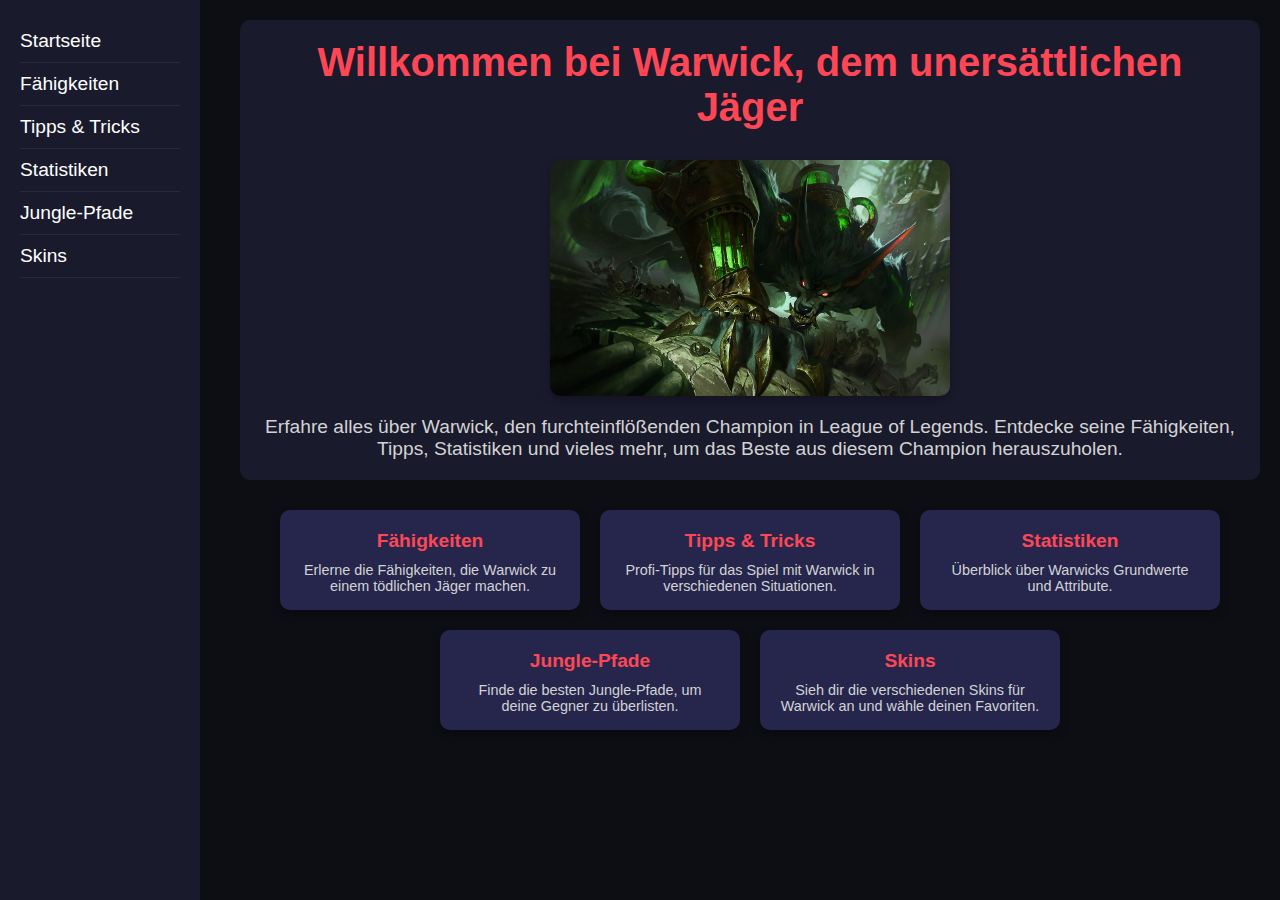
<file: index.html>
<!DOCTYPE html>
<html lang="de">
<head>
    <meta charset="UTF-8">
    <meta name="viewport" content="width=device-width, initial-scale=1.0">
    <title>Warwick - Startseite</title>
    <link rel="stylesheet" href="style.css">
</head>
<body>

    <!-- Navigationsleiste -->
    <div class="navbar">
        <a href="index.html">Startseite</a>
        <a href="abilities.html">Fähigkeiten</a>
        <a href="tips.html">Tipps & Tricks</a>
        <a href="stats.html">Statistiken</a>
        <a href="jungle-paths.html">Jungle-Pfade</a>
        <a href="skins.html">Skins</a>
    </div>

    <!-- Willkommen Sektion -->
    <div class="container">
        <div class="welcome-section">
            <h1>Willkommen bei Warwick, dem unersättlichen Jäger</h1>
            <img src="images/classic_skin.png" alt="Warwick">
            <p>Erfahre alles über Warwick, den furchteinflößenden Champion in League of Legends. Entdecke seine Fähigkeiten, Tipps, Statistiken und vieles mehr, um das Beste aus diesem Champion herauszuholen.</p>
        </div>

        <!-- Hauptlinks zu den verschiedenen Bereichen -->
        <div class="featured-links">
            <a href="abilities.html" class="feature-card">
                <h3>Fähigkeiten</h3>
                <p>Erlerne die Fähigkeiten, die Warwick zu einem tödlichen Jäger machen.</p>
            </a>

            <a href="tips.html" class="feature-card">
                <h3>Tipps & Tricks</h3>
                <p>Profi-Tipps für das Spiel mit Warwick in verschiedenen Situationen.</p>
            </a>

            <a href="stats.html" class="feature-card">
                <h3>Statistiken</h3>
                <p>Überblick über Warwicks Grundwerte und Attribute.</p>
            </a>

            <a href="jungle-paths.html" class="feature-card">
                <h3>Jungle-Pfade</h3>
                <p>Finde die besten Jungle-Pfade, um deine Gegner zu überlisten.</p>
            </a>

            <a href="skins.html" class="feature-card">
                <h3>Skins</h3>
                <p>Sieh dir die verschiedenen Skins für Warwick an und wähle deinen Favoriten.</p>
            </a>
        </div>
    </div>

</body>
</html>
</file>
<file: style.css>
/* style.css */

* {
    box-sizing: border-box;
    margin: 0;
    padding: 0;
}

body {
    font-family: 'Roboto', sans-serif;
    color: #ffffff;
    background-color: #0c0e14;
    display: flex;
    margin: 0;
}

.container {
    margin-left: 220px;
    padding: 20px;
    width: 100%;
}

header {
    background-image: linear-gradient(rgba(12, 14, 20, 0.9), rgba(12, 14, 20, 0.9)), url('images/warwick-bg.jpg');
    background-size: cover;
    background-position: center;
    padding: 80px 20px;
    text-align: center;
    color: #ff4655;
}

header h1 {
    font-size: 2.5rem;
    font-weight: 700;
}

header p {
    font-size: 1.2rem;
    color: #d3d3d3;
    font-weight: 300;
}

.navbar {
    position: fixed;
    top: 0;
    left: 0;
    width: 200px;
    height: 100vh;
    background-color: #1a1a2d;
    display: flex;
    flex-direction: column;
    padding: 20px;
}

.navbar a {
    color: #ffffff;
    text-decoration: none;
    font-size: 1.2rem;
    padding: 10px 0;
    border-bottom: 1px solid #2a2a3b;
    transition: background 0.3s ease;
}

.navbar a:hover {
    background-color: #ff4655;
    color: #ffffff;
}

h2 {
    color: #ff4655;
    border-bottom: 2px solid #ff4655;
    padding-bottom: 5px;
    margin-bottom: 15px;
}

/* Bild von Warwick in der Willkommenssektion */
.welcome-section {
    text-align: center;
    color: #d3d3d3;
    padding: 20px;
    background-color: #1a1a2d;
    border-radius: 10px;
    margin-bottom: 20px;
    display: flex;
    flex-direction: column;
    align-items: center;
    gap: 20px;
}

.welcome-section img {
    width: 400px; /* Bildgröße anpassen */
    border-radius: 10px;
    box-shadow: 0 4px 8px rgba(0, 0, 0, 0.3);
}


.welcome-section h1 {
    font-size: 2.5rem;
    color: #ff4655;
    margin-bottom: 10px;
}

.welcome-section p {
    font-size: 1.2rem;
    margin-top: 0;
}

.featured-links {
    display: flex;
    flex-wrap: wrap;
    gap: 20px;
    justify-content: center;
    margin-top: 30px;
}

.feature-card {
    background-color: #26264d;
    width: 300px;
    height: 100px;
    padding: 20px;
    text-align: center;
    border-radius: 10px;
    box-shadow: 0 4px 8px rgba(0, 0, 0, 0.3);
    transition: transform 0.3s ease;
    color: #d3d3d3;
    text-decoration: none;
}

.feature-card:hover {
    transform: scale(1.05);
}

.feature-card h3 {
    font-size: 1.2rem;
    color: #ff4655;
}

.feature-card p {
    font-size: 0.9rem;
    margin: 10px 0;
}

/* Skins-Seite */
.skin-gallery {
    display: flex;
    flex-wrap: wrap;
    gap: 15px;
    justify-content: center;
}

.skin-card {
    background-color: #1a1a2d;
    border-radius: 10px;
    overflow: hidden;
    box-shadow: 0 4px 8px rgba(0, 0, 0, 0.3);
    transition: transform 0.3s ease;
    width: 500px;
    text-align: center;
}

.skin-card:hover {
    transform: scale(1.05);
}

.skin-card img {
    width: 100%;
    border-bottom: 2px solid #ff4655;
}

.skin-card p {
    margin: 10px;
    font-size: 1rem;
    color: #d3d3d3;
}
/* Abilities-Seite */
.ability-gallery {
    display: flex;
    flex-wrap: wrap;
    gap: 15px;
    justify-content: center;
}

.ability-card {
    background-color: #1a1a2d;
    border-radius: 10px;
    overflow: hidden;
    box-shadow: 0 4px 8px rgba(0, 0, 0, 0.3);
    transition: transform 0.3s ease;
    width: 200px;
    text-align: center;
    padding: 15px;
}

.ability-card:hover {
    transform: scale(1.05);
}

.ability-card img {
    width: 50px;
    margin-bottom: 10px;
}

.ability-card h3 {
    color: #ff4655;
    font-size: 1.2rem;
    margin: 10px 0;
}

.ability-card p {
    color: #d3d3d3;
    font-size: 0.95rem;
    margin: 5px 0;
}

/* Jungle Paths */
.jungle-paths {
    display: flex;
    flex-direction: column;
    align-items: center;
    gap: 30px;
    color: #d3d3d3;
}

.jungle-path-card {
    background-color: #26264d;
    padding: 20px;
    border-radius: 10px;
    width: 80%;
    max-width: 800px;
    box-shadow: 0 4px 8px rgba(0, 0, 0, 0.3);
    transition: transform 0.3s ease;
}

.jungle-path-card:hover {
    transform: scale(1.05);
}

.jungle-path-card h3 {
    font-size: 1.6rem;
    color: #ff4655;
    margin-bottom: 10px;
}

.jungle-path-card p {
    font-size: 1.1rem;
    line-height: 1.6;
}

.jungle-path-image {
    width: 100%;
    border-radius: 10px;
    margin-top: 20px;
    box-shadow: 0 4px 8px rgba(0, 0, 0, 0.3);
}
/* Tipps & Tricks */
.tips-section {
    display: flex;
    flex-direction: column;
    align-items: center;
    gap: 30px;
    color: #d3d3d3;
}

.tip-card {
    background-color: #26264d;
    padding: 20px;
    border-radius: 10px;
    width: 80%;
    max-width: 800px;
    box-shadow: 0 4px 8px rgba(0, 0, 0, 0.3);
    transition: transform 0.3s ease;
    text-align: center;
}

.tip-card:hover {
    transform: scale(1.05);
}

.tip-card h3 {
    font-size: 1.5rem;
    color: #ff4655;
    margin-bottom: 10px;
}

.tip-card p {
    font-size: 1.1rem;
    line-height: 1.6;
    margin: 10px 0;
}

.tip-card img {
    width: 200px;
    height: 180px;
    margin-top: 5px;
    border-radius: 10%;
    box-shadow: 0 4px 8px rgba(0, 0, 0, 0.3);
}
</file>
